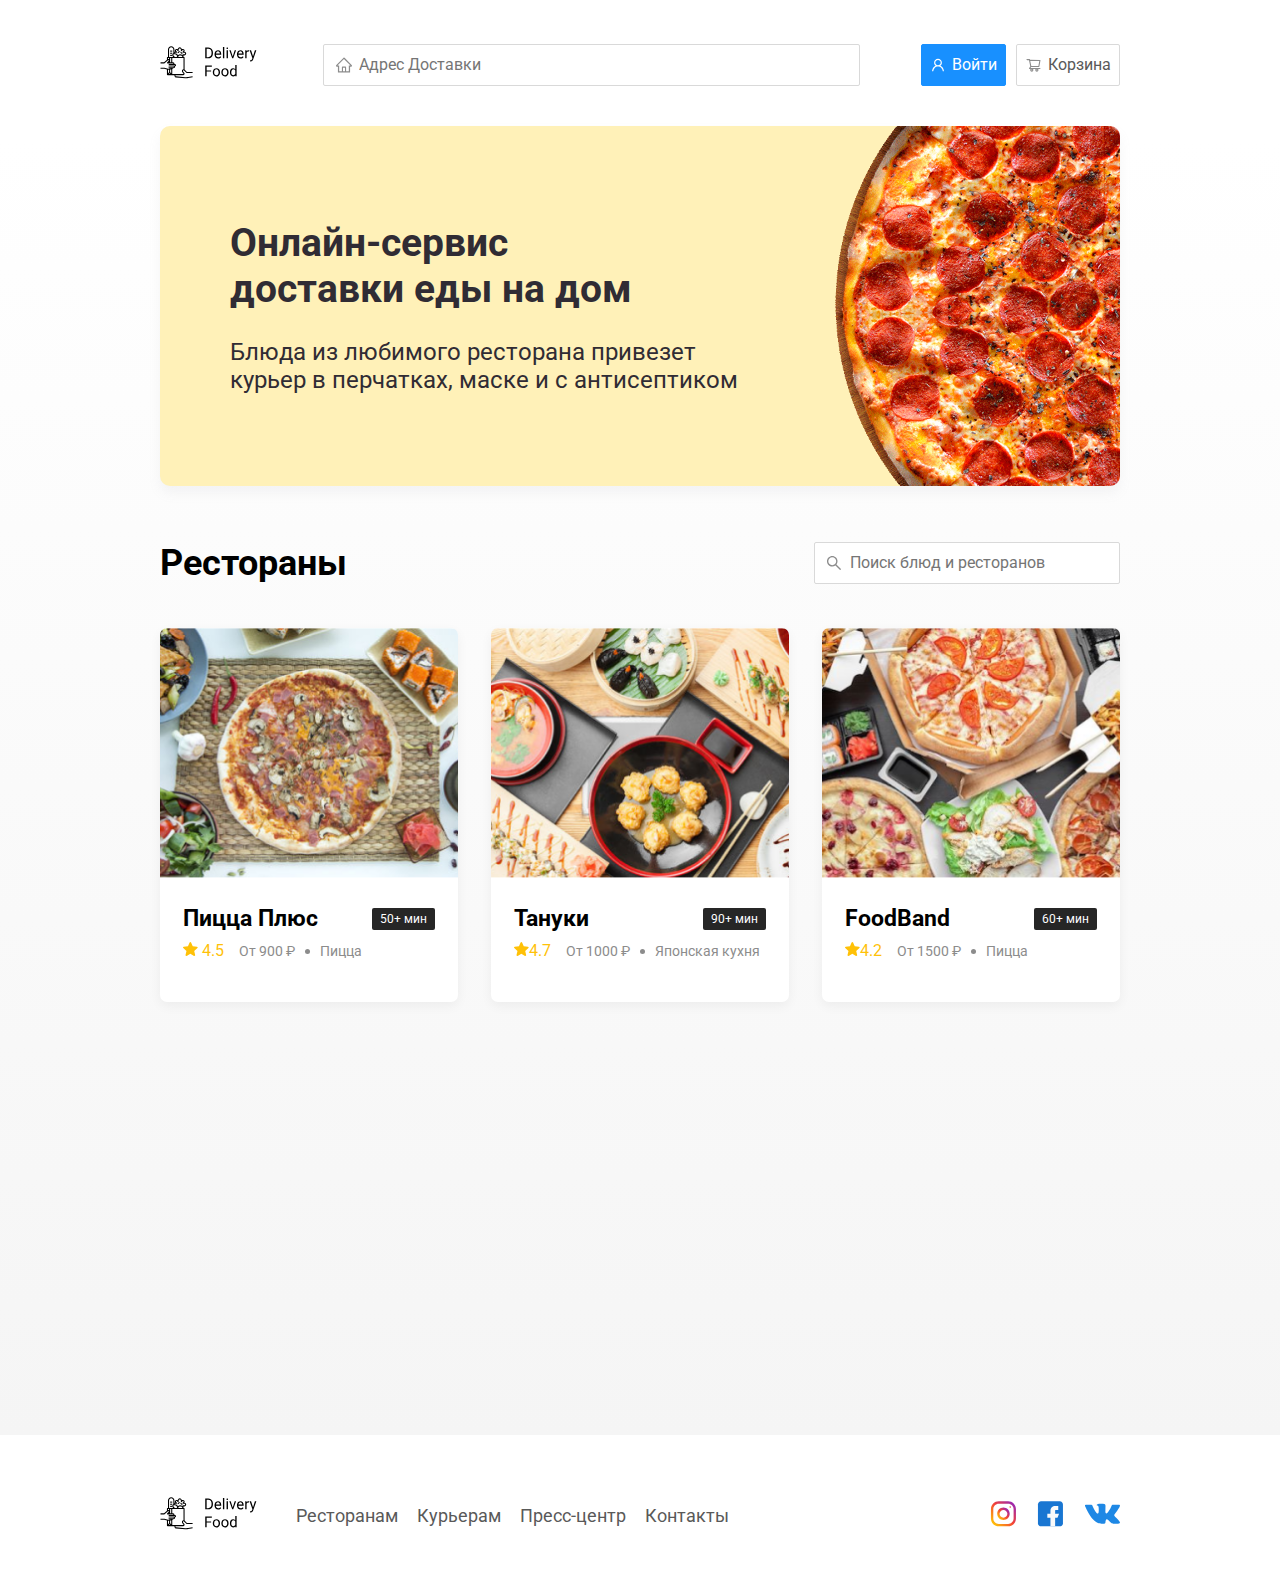
<file: index.html>
<!DOCTYPE html>
<html lang="ru">
<head>
    <meta charset="UTF-8">
    <meta name="viewport" content="width=device-width, initial-scale=1.0">
    <title>Delivery Food - Доставка еды на дом</title>
    <link href="https://fonts.googleapis.com/css?family=Roboto:700&display=swap&subset=cyrillic" rel="stylesheet">
    <link rel="stylesheet" href="css\normalize.css">
    <link rel="stylesheet" href="css\animate.css">
    <link rel="stylesheet" href="css/style.css">
</head>
<body>
    <div class="container">
        <header class="headder">
            <a href="index.html">
           <img class="logo " src="img/logo.svg" alt="Logo"></a>
            <input type="text"class="input adress-input" placeholder="Адрес Доставки">
            <div class="buttons">
                <button class="button button-primary">
                    <img src="img/user.svg" alt="user" class="button-icon user">
                    <span class="button-text">Войти</span>
                </button>
                <button class="button" id="cart-button">
                    <img src="img/shoppingcar.svg" alt="shoppingcar" class="button-icon shopping cart">
                    <span class="button-text"> Корзина</span>
                </button>
            </div>
        </header>
    </div>
    <main class="main">
        <div class="container">
            <section class="promo">
                <h1 class="promo-title">Онлайн-сервис<br>доставки еды на дом</h1>
                <p class="promo-text">Блюда из любимого ресторана привезет курьер в перчатках, маске и с антисептиком</p>
            </section>
            <section class="restoraunt">
                <div class="section-headding">
                    <h2 class="section-title">Рестораны</h2>
                    <input type="text" class="input search-input" placeholder="Поиск блюд и ресторанов">
                </div>
                <div class="cards">
                    <a href="restaurant.html" class="card wow fadeInUp" data-wow-delay="0.2s">
                        <img src="img/pizza1.png" alt="pizza" class="card-image">
                        <div class="card-text">
                            <div class="card-headding">
                                <h3 class="card-title">Пицца Плюс</h3>
                                <span class="card-tag tag">50+ мин</span>
                            </div>
                            <div class="card-info">
                                <div class="rating">
                                    <img src="img/star.svg" alt="rating" class="rating-star">
                                    4.5</div>
                                <div class="price">От 900 ₽</div>
                                <div class="category">Пицца</div>
                            </div>
                        </div>
                    </a>
                    <a href="restaurant.html" class="card wow fadeInUp "data-wow-delay="0.4s">
                        <img src="img/sushi1.png" alt="sushi" class="card-image">
                        <div class="card-text">
                            <div class="card-headding">
                                <h3 class="card-title">Тануки</h3>
                                <span class="card-tag tag">90+ мин</span>
                            </div>
                            <div class="card-info">
                                <div class="rating"><img src="img/star.svg" alt="rating" class="rating-star">4.7</div>
                                <div class="price">От 1000 ₽</div>
                                <div class="category">Японская кухня</div>
                            </div>
                        </div>
                    </a>
                    <a href="restaurant.html" class="card wow fadeInUp "data-wow-delay="0.6s">
                        <img src="img/pizza2.png" alt="pizza" class="card-image">
                        <div class="card-text">
                            <div class="card-headding">
                                <h3 class="card-title">FoodBand</h3>
                                <span class="card-tag tag">60+ мин</span>
                            </div>
                            <div class="card-info">
                                <div class="rating"><img src="img/star.svg" alt="rating" class="rating-star">4.2</div>
                                <div class="price">От 1500 ₽</div>
                                <div class="category">Пицца</div>
                            </div>
                        </div>
                    </a>
                    <a href="restaurant.html" class="card wow fadeInUp" data-wow-delay="0.2s">
                        <img src="img/sushi2.png" alt="pizza" class="card-image">
                        <div class="card-text">
                            <div class="card-headding">
                                <h3 class="card-title">Жадина-пицца</h3>
                                <span class="card-tag tag">60+ мин</span>
                            </div>
                            <div class="card-info">
                                <div class="rating"><img src="img/star.svg" alt="rating" class="rating-star">4</div>
                                <div class="price">От 1000 ₽</div>
                                <div class="category">Разное</div>
                            </div>
                        </div>
                    </a>
                    <a href="restaurant.html" class="card wow fadeInUp" data-wow-delay="0.4s">
                        <img src="img/pizza3.png" alt="pizza" class="card-image">
                        <div class="card-text">
                            <div class="card-headding">
                                <h3 class="card-title">Точка еды</h3>
                                <span class="card-tag tag">90+ мин</span>
                            </div>
                            <div class="card-info">
                                <div class="rating"><img src="img/star.svg" alt="rating" class="rating-star">4.9</div>
                                <div class="price">От 1500 ₽</div>
                                <div class="category">Разное</div>
                            </div>
                        </div>
                    </a>
                    <a href="restaurant.html" class="card wow fadeInUp" data-wow-delay="0.6s">
                        <img src="img/sushi3.png" alt="pizza" class="card-image">
                        <div class="card-text">
                            <div class="card-headding">
                                <h3 class="card-title">PizzaBurger</h3>
                                <span class="card-tag tag">60+ мин</span>
                            </div>
                            <div class="card-info">
                                <div class="rating"><img src="img/star.svg" alt="rating" class="rating-star">4.4</div>
                                <div class="price">От 1000 ₽</div>
                                <div class="category">Разное</div>
                            </div>
                        </div>
                    </a>
                </div>
            </section>
        </div>       
    </main>

    <footer class="footer">
        <div class="container">
            <div class="footer-block">
                <a href="index.html">
                <img src="img/logo.svg" alt="" class="logo footer-logo"></a>
                <nav class="footer-nav">
                    <a href="#" class="footer-link">Ресторанам </a>
                    <a href="#" class="footer-link">Курьерам</a>
                    <a href="#" class="footer-link">Пресс-центр</a>
                    <a href="#" class="footer-link">Контакты</a>
                </nav>
                <div class="social-links">
                    <a href="#" class="social-link"><img src="img/inst.svg" alt=""></a>
                    <a href="#" class="social-link"><img src="img/face.svg" alt=""></a>
                    <a href="#" class="social-link"><img src="img/vk.svg" alt=""></a>
                </div>
            </div>
        </div>
    </footer>
    <div class="modal">
        <div class="modal-diolog">
            <div class="modal-header">
                <h3 class="modal-title">Корзина</h3>
                <button class="close">
                    &times;
                </button>
            </div>
            <div class="modal-body">
                <div class="food-row">
                    <spam class="food-name">Ролл угорь стандарт</spam>
                    <strong class="food-price">250 ₽</strong>
                    <div class="food-counter">
                        <button class="counter-button">-</button>
                        <span class="counter">1</span>
                        <button class="counter-button">+</button>
                    </div>
                </div>
                <div class="food-row">
                    <spam class="food-name">Ролл угорь стандарт</spam>
                    <strong class="food-price">250 ₽</strong>
                    <div class="food-counter">
                        <button class="counter-button">-</button>
                        <span class="counter">1</span>
                        <button class="counter-button">+</button>
                    </div>
                </div>
                <div class="food-row">
                    <spam class="food-name">Ролл угорь стандарт</spam>
                    <strong class="food-price">250 ₽</strong>
                    <div class="food-counter">
                        <button class="counter-button">-</button>
                        <span class="counter">1</span>
                        <button class="counter-button">+</button>
                    </div>
                </div>
                <div class="food-row">
                    <spam class="food-name">Ролл угорь стандарт</spam>
                    <strong class="food-price">250 ₽</strong>
                    <div class="food-counter">
                        <button class="counter-button">-</button>
                        <span class="counter">1</span>
                        <button class="counter-button">+</button>
                    </div>
                </div>
                <div class="food-row">
                    <spam class="food-name">Ролл угорь стандарт</spam>
                    <strong class="food-price">250 ₽</strong>
                    <div class="food-counter">
                        <button class="counter-button">-</button>
                        <span class="counter">1</span>
                        <button class="counter-button">+</button>
                    </div>
                </div>
            </div>
            <div class="modal-footer">
                <span class="price-tag">1250 ₽</span>
                <div class="footer-buttons">
                    <button class="button button-primary">Оформить заказ</button>
                    <button class="button">Отмена</button>
                </div>
            </div>
        </div>
</div>
<script src="js/wow.min.js"></script>
<script src="js/main.js"></script>
</body>
</html>
</file>
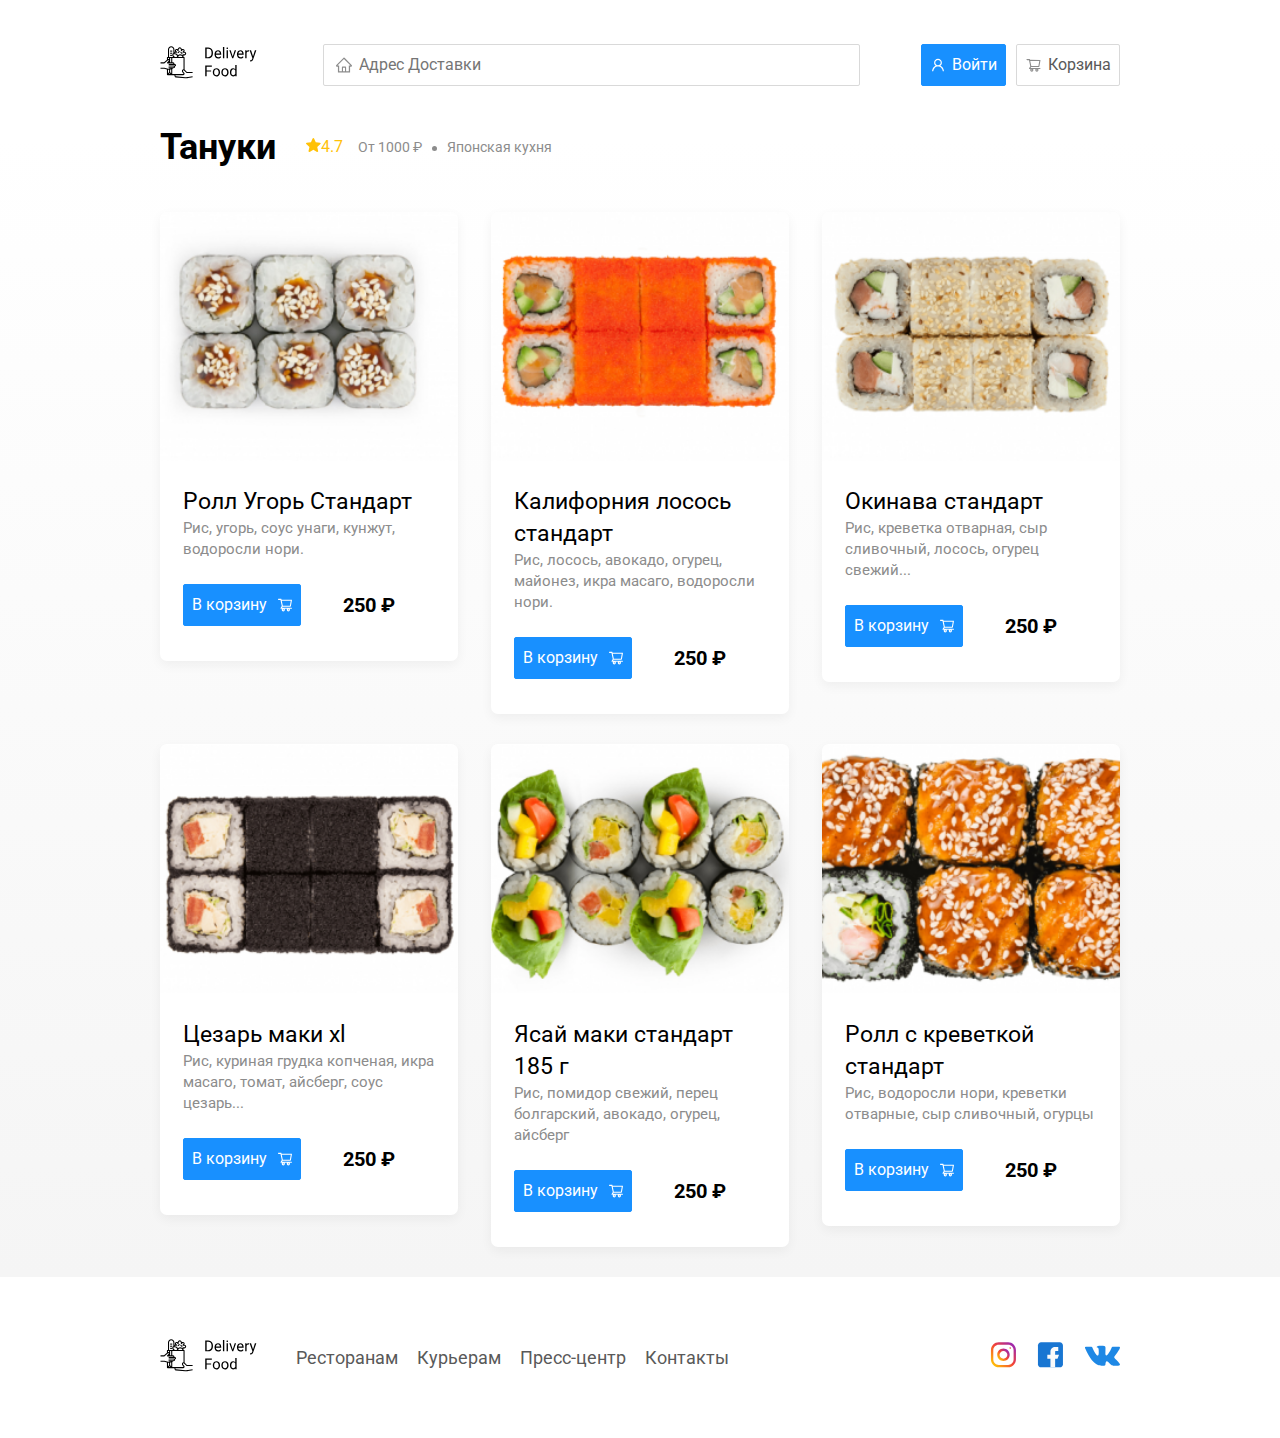
<file: restaurant.html>
<!DOCTYPE html>
<html lang="ru">
<head>
    <meta charset="UTF-8">
    <meta name="viewport" content="width=device-width, initial-scale=1.0">
    <title>Тануки - Доставка еды</title>
    <link href="https://fonts.googleapis.com/css?family=Roboto:700&display=swap&subset=cyrillic" rel="stylesheet">
    <link rel="stylesheet" href="css\normalize.css">
    <link rel="stylesheet" href="css/style.css">
</head>
<body>
    <div class="container">
        <header class="headder">
            <a href="index.html">
            <img class="logo animated bounceInLeft" src="img/logo.svg" alt="Logo"></a>
            <input type="text"class="input adress-input" placeholder="Адрес Доставки">
            <div class="buttons">
                <button class="button button-primary">
                    <img src="img/user.svg" alt="user" class="button-icon user">
                    <span class="button-text">Войти</span>
                </button>
                <button class="button" id="cart-button">
                    <img src="img/shoppingcar.svg" alt="shoppingcar" class="button-icon ">
                    <span class="button-text" > Корзина</span>
                </button>
            </div>
        </header>
    </div>
    <main class="main">
        <div class="container">
            <section class="restoraunt">
                <div class="section-headding">
                    <h2 class="section-title">Тануки</h2>
                    <div class="card-info">
                        <div class="rating"><img src="img/star.svg" alt="rating" class="rating-star">4.7</div>
                        <div class="price">От 1000 ₽</div>
                        <div class="category">Японская кухня</div>
                    </div>
                </div>
                <div class="cards">
                    <div class="card wow fadeInUp" data-wow-delay="0.2s">
                        <img src="img/rest1.png" alt="pizza" class="card-image">
                        <div class="card-text">
                            <div class="card-headding">
                                <h3 class="card-title card-title-reg">Ролл Угорь Стандарт</h3>
                            </div>
                            <div class="card-info">
                                <div class="recept">Рис, угорь, соус унаги, кунжут, водоросли нори.</div>
                            </div>
                            <div class="card-buttons">
                                <button class="button button-primary">
                                    <span class="button-card-text">В корзину</span>
                                    <img src="img/shoppingcar1.svg" alt="shoppingcart" class="card-button-image">
                                </button>
                                <strong class="card-price-bold">250 ₽</strong>
                            </div>
                        </div>
                    </div>
                    <div class="card wow fadeInUp" data-wow-delay="0.2s">
                        <img src="img/rest2.png" alt="pizza" class="card-image">
                        <div class="card-text">
                            <div class="card-headding">
                                <h3 class="card-title card-title-reg">Калифорния лосось стандарт</h3>
                            </div>
                            <div class="card-info">
                                <div class="recept">Рис, лосось, авокадо, огурец, майонез, икра масаго, водоросли нори.</div>
                            </div>
                            <div class="card-buttons">
                                <button class="button button-primary">
                                    <span class="button-card-text">В корзину</span>
                                    <img src="img/shoppingcar1.svg" alt="shoppingcart" class="card-button-image">
                                </button>
                                <strong class="card-price-bold">250 ₽</strong>
                            </div>
                        </div>
                    </div>
                    <div class="card wow fadeInUp" data-wow-delay="0.2s">
                        <img src="img/rest3.png" alt="pizza" class="card-image">
                        <div class="card-text">
                            <div class="card-headding">
                                <h3 class="card-title card-title-reg">Окинава стандарт</h3>
                            </div>
                            <div class="card-info">
                                <div class="recept"> Рис, креветка отварная, сыр сливочный, лосось, огурец свежий...</div>
                            </div>
                            <div class="card-buttons">
                                <button class="button button-primary">
                                    <span class="button-card-text">В корзину</span>
                                    <img src="img/shoppingcar1.svg" alt="shoppingcart" class="card-button-image">
                                </button>
                                <strong class="card-price-bold">250 ₽</strong>
                            </div>
                        </div>
                    </div>
                    <div class="card wow fadeInUp" data-wow-delay="0.2s">
                        <img src="img/rest4.png" alt="pizza" class="card-image">
                        <div class="card-text">
                            <div class="card-headding">
                                <h3 class="card-title card-title-reg">Цезарь маки хl</h3>
                            </div>
                            <div class="card-info">
                                <div class="recept">Рис, куриная грудка копченая, икра масаго, томат, айсберг, соус цезарь...</div>
                            </div>
                            <div class="card-buttons">
                                <button class="button button-primary">
                                    <span class="button-card-text">В корзину</span>
                                    <img src="img/shoppingcar1.svg" alt="shoppingcart" class="card-button-image">
                                </button>
                                <strong class="card-price-bold">250 ₽</strong>
                            </div>
                        </div>
                    </div>
                    <div class="card wow fadeInUp" data-wow-delay="0.2s">
                        <img src="img/rest5.png" alt="pizza" class="card-image">
                        <div class="card-text">
                            <div class="card-headding">
                                <h3 class="card-title card-title-reg">Ясай маки стандарт 185 г</h3>
                            </div>
                            <div class="card-info">
                                <div class="recept">Рис, помидор свежий, перец болгарский, авокадо, огурец, айсберг</div>
                            </div>
                            <div class="card-buttons">
                                <button class="button button-primary">
                                    <span class="button-card-text">В корзину</span>
                                    <img src="img/shoppingcar1.svg" alt="shoppingcart" class="card-button-image">
                                </button>
                                <strong class="card-price-bold">250 ₽</strong>
                            </div>
                        </div>
                    </div>
                    <div class="card wow fadeInUp" data-wow-delay="0.2s">
                        <img src="img/rest6.png" alt="pizza" class="card-image">
                        <div class="card-text">
                            <div class="card-headding">
                                <h3 class="card-title card-title-reg">Ролл с креветкой стандарт</h3>
                            </div>
                            <div class="card-info">
                                <div class="recept">Рис, водоросли нори, креветки отварные, сыр сливочный, огурцы</div>
                            </div>
                            <div class="card-buttons">
                                <button class="button button-primary">
                                    <span class="button-card-text">В корзину</span>
                                    <img src="img/shoppingcar1.svg" alt="shoppingcart" class="card-button-image">
                                </button>
                                <strong class="card-price-bold">250 ₽</strong>
                            </div>
                        </div>
                    </div>
                </div>
            </section>
        </div>       
    </main>

    <footer class="footer">
        <div class="container">
            <div class="footer-block">
                <a href="index.html">
                <img class="logo" src="img/logo.svg" alt="Logo"></a>
                <nav class="footer-nav">
                    <a href="#" class="footer-link">Ресторанам </a>
                    <a href="#" class="footer-link">Курьерам</a>
                    <a href="#" class="footer-link">Пресс-центр</a>
                    <a href="#" class="footer-link">Контакты</a>
                </nav>
                <div class="social-links">
                    <a href="#" class="social-link"><img src="img/inst.svg" alt=""></a>
                    <a href="#" class="social-link"><img src="img/face.svg" alt=""></a>
                    <a href="#" class="social-link"><img src="img/vk.svg" alt=""></a>
                </div>
            </div>
        </div>
    </footer>
    <div class="modal">
            <div class="modal-diolog">
                <div class="modal-header">
                    <h3 class="modal-title">Корзина</h3>
                    <button class="close">
                        &times;
                    </button>
                </div>
                <div class="modal-body">
                    <div class="food-row">
                        <spam class="food-name">Ролл угорь стандарт</spam>
                        <strong class="food-price">250 ₽</strong>
                        <div class="food-counter">
                            <button class="counter-button">-</button>
                            <span class="counter">1</span>
                            <button class="counter-button">+</button>
                        </div>
                    </div>
                    <div class="food-row">
                        <spam class="food-name">Ролл угорь стандарт</spam>
                        <strong class="food-price">250 ₽</strong>
                        <div class="food-counter">
                            <button class="counter-button">-</button>
                            <span class="counter">1</span>
                            <button class="counter-button">+</button>
                        </div>
                    </div>
                    <div class="food-row">
                        <spam class="food-name">Ролл угорь стандарт</spam>
                        <strong class="food-price">250 ₽</strong>
                        <div class="food-counter">
                            <button class="counter-button">-</button>
                            <span class="counter">1</span>
                            <button class="counter-button">+</button>
                        </div>
                    </div>
                    <div class="food-row">
                        <spam class="food-name">Ролл угорь стандарт</spam>
                        <strong class="food-price">250 ₽</strong>
                        <div class="food-counter">
                            <button class="counter-button">-</button>
                            <span class="counter">1</span>
                            <button class="counter-button">+</button>
                        </div>
                    </div>
                    <div class="food-row">
                        <spam class="food-name">Ролл угорь стандарт</spam>
                        <strong class="food-price">250 ₽</strong>
                        <div class="food-counter">
                            <button class="counter-button">-</button>
                            <span class="counter">1</span>
                            <button class="counter-button">+</button>
                        </div>
                    </div>
                </div>
                <div class="modal-footer">
                    <span class="price-tag">1250 ₽</span>
                    <div class="footer-buttons">
                        <button class="button button-primary">Оформить заказ</button>
                        <button class="button">Отмена</button>
                    </div>
                </div>
            </div>
    </div>
    <script src="js/wow.min.js"></script>
    <script>
    new WOW().init();
    </script>
<script src="js/main.js"></script>
</body>
</html>
</file>
<file: css/style.css>
*{
    box-sizing: border-box;
}
body{
    font-family: 'Roboto', sans-serif;
    padding-top: 44px;
}
a{
    text-decoration: none;
}

.container{
    max-width: 1200px;
    margin: auto;
}
.headder{
    display: flex;
    align-items: center;
    justify-content: space-between;
    margin-bottom: 40px;
}
.input{
    background: #FFFFFF;
    border: 1px solid #D9D9D9;
    border-radius: 2px;
    font-size: 16px;
    line-height: 24px;
    padding: 8px;
    padding-left: 35px;
    background-repeat: no-repeat;
    background-position: left 11px center;
    outline:none;
}
.adress-input{
flex: 0.8;
background-image: url(../img/home.svg);
outline: none; 
}
.search-input{
    background-image: url(../img/search.svg);
    width: 306px;
    margin-left: auto;
}
.button{
    padding:8px 8px;
    background: #FFFFFF;
    border: 1px solid #D9D9D9;
    box-sizing: border-box;
    box-shadow: 0px 0px 2px rgba(0, 0, 0, 0.0015);
    border-radius: 2px;
    font-size: 16px;
    line-height: 24px;
    color: #595959;
    display: flex;
    align-items: center;
    outline: none; 
}
.buttons{
    display: flex;
    align-items: center;
}
.button-primary{
    background:#1890FF;
    border: 1px solid #1890FF;
    color: #FFFFFF;
    margin-right: 10px;
    outline: none; 
}
.button-card-text{
    margin-right: 10px;
}
.button-icon{
    margin-right: 6px;
    
}
.promo{
    box-shadow: 0px 7px 12px rgba(158, 158, 163, 0.1);
    background: #FFF1B8 url(../img/promo-image.png) no-repeat center right -250px / 600px ;
    border-radius: 10px;
    padding: 68px 70px;
    margin-bottom: 56px;
}
.promo-title{
font-style: normal;
font-weight: bold;
font-size: 39px;
line-height: 46px;
color: #302C34;
}
.promo-text{
    max-width: 540px;
    font-style: normal;
    font-weight: normal;
    font-size: 24px;
    line-height: 28px;
    color: #302C34;
}
.section-headding{
    display: flex;
    
    align-items: center;
    margin-bottom: 44px;
}
.main{
    background: linear-gradient(180deg, rgba(245, 245, 245, 0) 1.04%, #F5F5F5 100%);
}
.section-title{
    font-style: normal;
font-weight: bold;
font-size: 36px;
line-height: 42px;
color: #000000;
margin: 0;
margin-right: 30px;
}
.cards{
    display: flex;
    flex-wrap: wrap;
    align-items: flex-start;
    justify-content: space-between;
}
.card{
    background: #FFFFFF;
    box-shadow: 0px 4px 12px rgba(0, 0, 0, 0.05);
    border-radius: 7px;
    overflow: hidden;
    margin-bottom: 30px;
    flex-basis: 31%;
    text-decoration: none;
}
.card-image{
    width: 384px;
    height: 250px;
    object-fit: cover;
    max-width: 100%;
}
.card-text{
    padding-top: 20px;
    padding-bottom: 35px;
    padding-left: 23px;
    padding-right: 23px;
}
.card-headding{
    display: flex;
    align-items: center;
    justify-content: space-between;
}
.card-title{
    font-style: normal;
font-weight: bold;
font-size: 23px;
line-height: 32px;
color: #000000;
margin: 0;
}
.card-title-reg{
font-weight: 400;
}
.card-tag{
    font-style: normal;
font-weight: normal;
font-size: 12px;
line-height: 20px;
color: #FFFFFF;
background: #262626;
border-radius: 2px;
padding: 1px 8px;

}
.card-info{
    display: flex;
    align-items: center;
    flex-wrap: wrap;
   
}
.card-price-bold{
    font-style: normal;
font-weight: bold;
font-size: 20px;
line-height: 32px;
color: #000000;
margin-left: 32px;
}
.rating{
    margin-right: 26px;
    color: #FFC107;
}
.price , .category{
    color: #8C8C8C;
    font-style: normal;
    font-weight: normal;
    font-size: 18px;
    line-height: 32px;
}
.category{
    text-overflow: ellipsis;
    overflow: hidden;
    white-space: nowrap;
    max-width: 150px;
}
.price{
    margin-right: 10px;
}
.price:after{
    content: "";
    width: 5px;
    height: 5px;
    background-color: #8c8c8c;
    display: inline-block;
    vertical-align: middle;
    border-radius: 50%;
    margin-left: 10px;
}
.footer-block{
    display: flex;
    align-items: center;
    justify-content: space-between;
}
.footer{
    padding: 60px 0px;
}
.footer-link{
    display: inline-block;
    color: #595959;
    text-decoration: none;
    font-style: normal;
font-weight: normal;
font-size: 18px;
line-height: 21px;
}
.footer-link:not(:last-child){
    margin-right: 15px;
}
.footer-nav{
    margin-right: auto;
    margin-left: 35px;
}
.social-links{
    display: flex;
    align-items: center;
}
.social-link:not(:last-child){
margin-right: 21px;
}
.recept{
    color: #8C8C8C;
    font-style: normal;
    font-weight: normal;
    font-size: 15px;
    line-height: 21px;
    
}
.card-buttons{
    display: flex;
    margin-top: 24px;
    align-items: center;
}
.modal{
    position: fixed;
    left: 0;
    top: 0;
    width: 100%;
    height: 100%;
    background: rgba(0, 0, 0, 0.4);
    display: flex;
    display: none;
}
.is-open{
    display: flex;
}
.modal-diolog{
    max-width: 780px;
    width: 95%;
    background: #FFFFFF;
    border-radius: 5px;
    margin: auto;
    padding: 40px 45px;
}
.modal-header{
    display: flex;
    align-items: center;
    justify-content: space-between;
    margin-bottom: 45px;
}
.close{
    font-size: 36px;
    border: none;
    background-color: transparent;
}
.modal-title{
    margin: 0;
    font-style: normal;
    font-weight: bold;
    font-size: 36px;
    line-height: 42px;
    color: #000000;
}
.food-row{
    display: flex;
    align-items: flex-start;
    justify-content: space-between;
    padding-bottom: 8px;
    border-bottom: 1px solid #d9d9d9;
    margin-bottom: 15px;
}
.food-name{
font-style: normal;
font-weight: normal;
font-size: 18px;
line-height: 32px;
color: #000000;
}
.food-price{
    margin-left: auto;
    margin-right: 47px;
    font-style: normal;
    font-weight: bold;
    font-size: 20px;
    line-height: 32px;
    color: #000000;
}
.food-counter{
    display: flex;
align-items: center;
}
.counter-button{
    background: #FFFFFF;
border: 1px solid #40A9FF;
box-sizing: border-box;
border-radius: 2px;
color: #40A9FF;
width: 39px;
height: 32px;
display: flex;
align-items: center;
justify-content: center;
font-style: normal;
font-weight: normal;
font-size: 14px;
line-height: 22px;
}
.counter{
    line-height: 24px;
    font-size: 16px;
    margin-left: 10px;
    margin-right: 10px;
}
.modal-footer{
    display: flex;
    align-items: center;
    justify-content: space-between;
}
.footer-buttons{
    display: flex;
    align-items: center;
    
}
.modal-body{
    margin-bottom: 52px;
}
.price-tag{
    background: #262626;
border-radius: 5px;
padding: 15px 20px;
color: #FAFAFA;
font-size: 20px;
line-height: 23px;
}
@media(max-width:1366px){
   .container{
       max-width: 960px;
   }
   .promo{
       background-size: 600px;
       background-position: center right -300px ;
   }
   .category,
   .price{
    font-size: 14px;
   }
   .rating{
       margin-right: 15px;
   }
}
@media(max-width:992px){
    .container{
        max-width: 750px;
    }
    .promo{
        padding: 50px;
        background-size: 500px;
        background-position: center right -200px;
    }
    .promo-text{
        font-size: 16px;
        max-width: 400px;
    }
    .card{
        flex-basis: 49%;
    }
    .footer-link{
        font-size: 16px;
    }
}
@media(max-width:768px){
    .container{
        max-width: 550px;
    }
    .card .rating{
        flex-basis: 100%;
    }
    .card-info{
        flex-wrap: wrap;
    }
    .card-title{
        font-size: 18px;
    }
    .promo-title{
        font-size: 24px;
        line-height: 1.4;
    }
    .promo{
        background-size: 375px;
        background-position: bottom 50px right -200px;
    }
    .promo-text{
        margin-top: 0px;
    }
}
@media(max-width:578px){
    .container{
       width: 90%;
    }
    .headder{
        flex-wrap: wrap;
    }
    .adress-input{
        margin-top: 15px;
        order: 5;
        flex: 1;
    }
    .promo{
        background-image: none;
    }
    .promo-title{
        margin-bottom: 10px;
    }
    .section-title{
        font-size: 20px;
    }
    .card{
        flex-basis: 100%;
    }
    .card-image{
        width: 100%;
    }
    .footer-nav{
        order: 0;
        margin-left: 0;
        display: flex;
        flex-direction: column;
        margin-right: 0;
    }
    .footer-logo{
        order: 1;
    }
    .social-links{
        order: 2;
    }
    .footer{
        padding: 30px 0;
    }
    .footer-block{
        align-items: flex-start;
    }
}
@media(max-width:480px){
    .footer-block{
        flex-wrap: wrap;
    }
    .footer-logo{
        order: 0;
    }
    .footer-block{
        flex-wrap: wrap;
        flex-direction: column;
        align-items: center;
    }
    .footer-nav{
        margin-bottom: 20px;
        text-align: center;
    }
    .footer-link:not(:last-child){
        margin-right: 0;
    }
    .section-headding{
        flex-wrap: wrap;
    }
    .promo{
        padding: 20px;
    }
    .button-text{
        display: none;
    }
    .button{
        min-height:40px ;
    }
    .button-icon{
        margin: 0px;
    }
}
</file>
